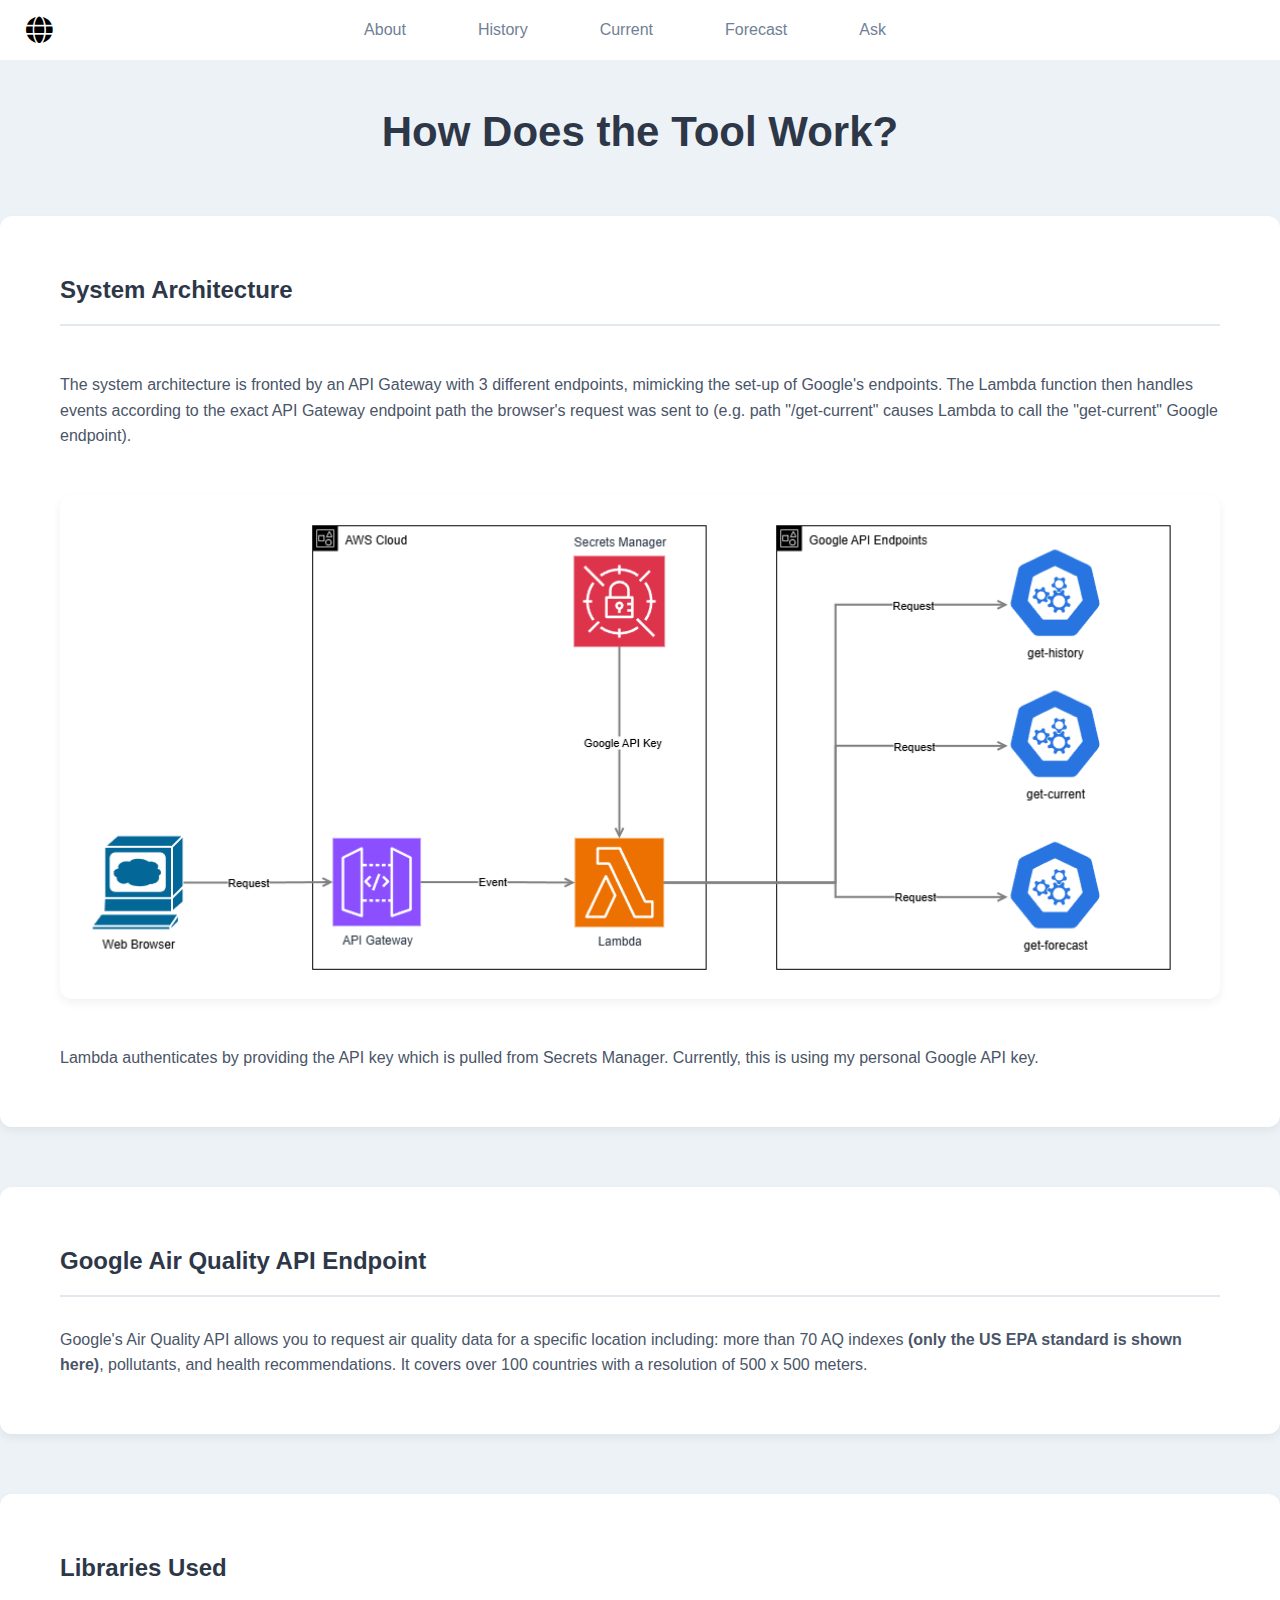
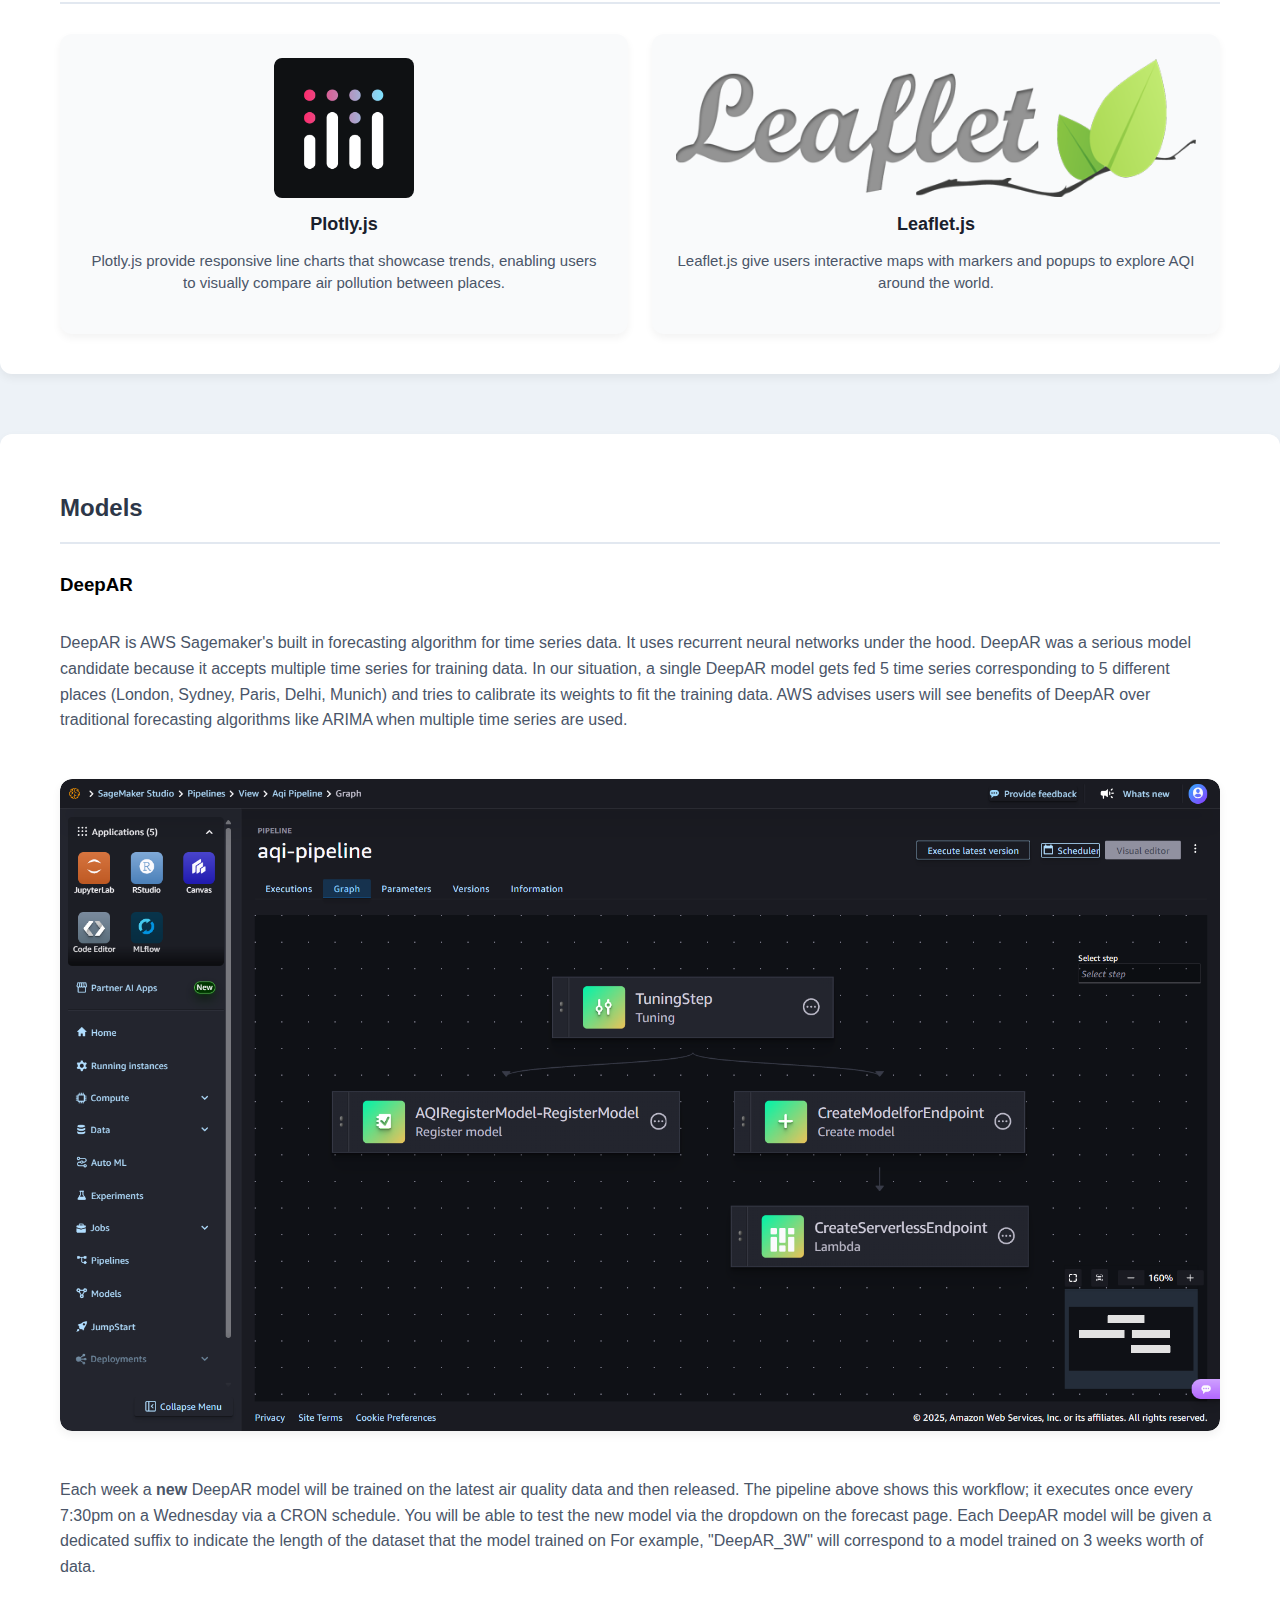
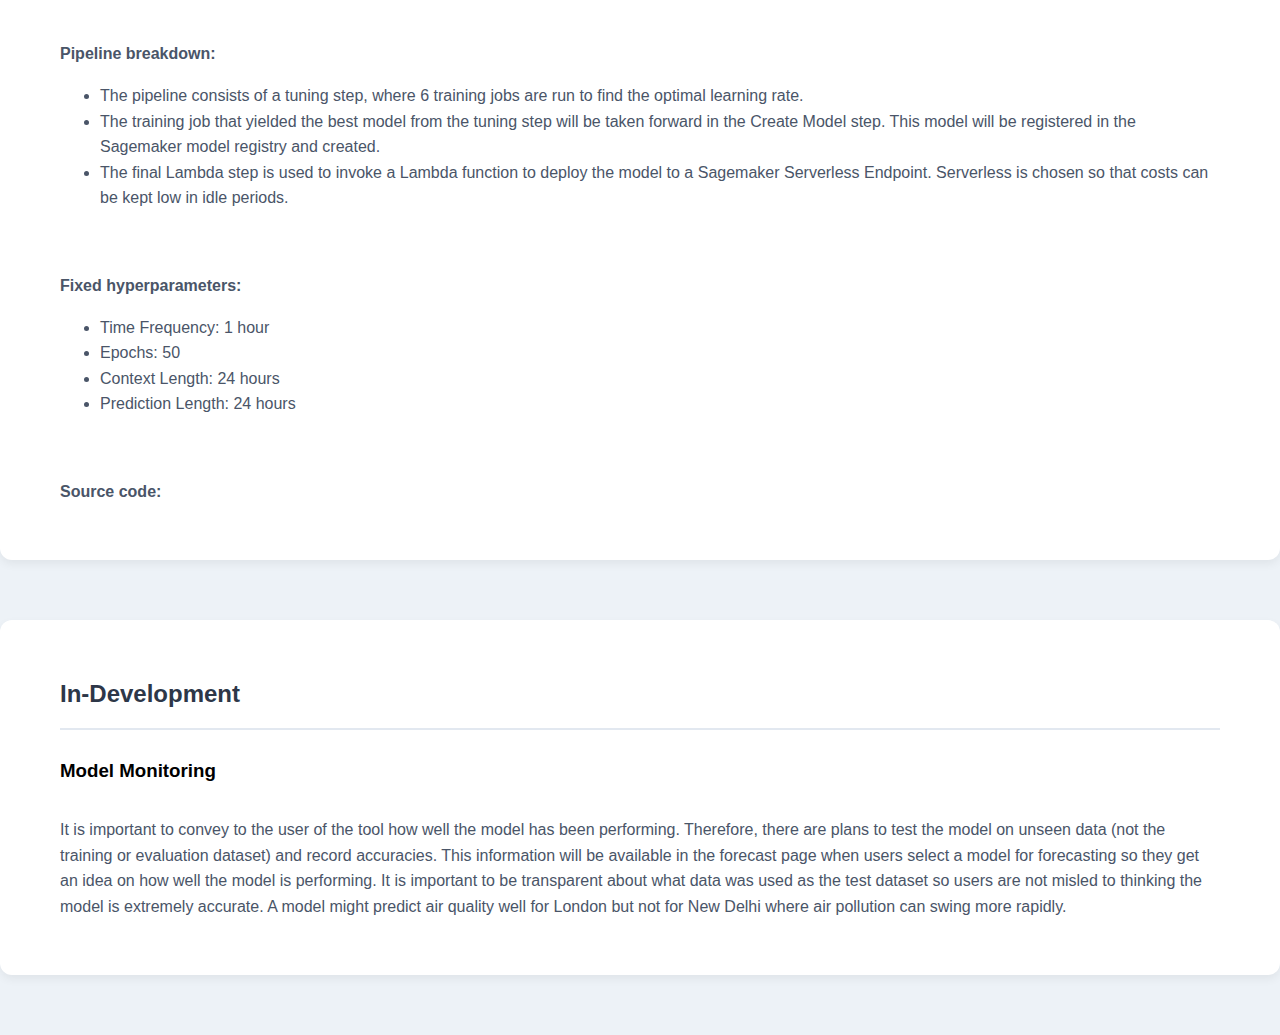
<file: about.html>
<!DOCTYPE html>
<html lang="en">

<head>
    <meta charset="UTF-8">
    <meta name="viewport" content="width=device-width, initial-scale=1.0">
    <title>About</title>

    <!-- Custom Stylesheets -->
    <link rel="stylesheet" href="styles/shared/header.css">
    <link rel="stylesheet" href="styles/about/general.css">
    <link rel="stylesheet" href="styles/about/main.css">

    <!-- Icons -->
    <link rel="stylesheet" href="https://www.w3schools.com/w3css/5/w3.css">
    <link rel="stylesheet" href="https://cdnjs.cloudflare.com/ajax/libs/font-awesome/6.5.0/css/all.min.css">


</head>

<body>
    <header id="header"></header>

    <main>
        <section class="main-section">
            <h1 class="main-title">How Does the Tool Work?</h1>
        </section>

        <section class="subsection architecture-section">
            <h2 class="subsection-title">System Architecture</h2>
            <hr class="section-divider">
            <div class="architecture-content">
                <p class="architecture-text">
                    The system architecture is fronted by an API Gateway with 3 different endpoints, mimicking the
                    set-up of Google's endpoints. The Lambda function then handles events according to the exact API
                    Gateway endpoint path the browser's request was sent to (e.g. path "/get-current" causes Lambda to
                    call the
                    "get-current" Google endpoint).
                </p>
                <div class="architecture-image-container">
                    <img src="media/architecture.png" alt="System Architecture Diagram" class="architecture-image">
                </div>
                <p class="architecture-text">
                    Lambda authenticates by providing the API key which is pulled from Secrets Manager. Currently, this
                    is using my personal Google API key.
                </p>
            </div>
        </section>

        <section class="subsection google-section">
            <h2 class="subsection-title">Google Air Quality API Endpoint</h2>
            <hr class="section-divider">
            <p class="google-text">
                Google's Air Quality API allows you to request air quality data for a specific location including: more
                than
                70 AQ indexes <b>(only the US EPA standard is shown here)</b>, pollutants, and health recommendations.
                It
                covers over 100 countries with a resolution of
                500 x 500 meters.
            </p>
        </section>

        <section class="subsection libraries-section">
            <h2 class="subsection-title">Libraries Used</h2>
            <hr class="section-divider">
            <div class="library-cards">
                <!-- Plotly Card -->
                <div class="library-card">
                    <div class="library-image-placeholder">
                        <img src="media/plotly.png" alt="" class="library-image">
                    </div>
                    <h3>Plotly.js</h3>
                    <p>
                        Plotly.js provide responsive line charts that showcase trends, enabling users to visually
                        compare air pollution between places.
                    </p>
                </div>

                <!-- Leaflet Card -->
                <div class="library-card">
                    <div class="library-image-placeholder">
                        <img src="media/leaflet.png" alt="" class="library-image">

                    </div>
                    <h3>Leaflet.js</h3>
                    <p>
                        Leaflet.js give users interactive maps with markers and popups to explore AQI around the world.
                    </p>
                </div>
            </div>
        </section>

        <section class="subsection architecture-section">
            <h2 class="subsection-title">Models</h2>
            <hr class="section-divider">
            <h3 class="sub-subsection-title">DeepAR</h3>
            <div class="architecture-content">
                <p class="architecture-text">
                    DeepAR is AWS Sagemaker's built in forecasting algorithm for time series data. It uses recurrent
                    neural networks under the hood. DeepAR was a serious model candidate because it accepts multiple
                    time series for training data. In our situation, a single DeepAR model gets fed 5 time series
                    corresponding to 5 different places (London, Sydney, Paris, Delhi, Munich) and tries to calibrate
                    its weights to fit the training data. AWS advises users will see benefits of DeepAR over traditional
                    forecasting algorithms like ARIMA when multiple time series are used.
                </p>
                <div class="architecture-image-container">
                    <img src="media/deepar-pipeline.png" alt="System Architecture Diagram" class="architecture-image">
                </div>
                <p class="architecture-text">
                    Each week a <b>new</b> DeepAR model will be trained on the latest air quality data and then
                    released. The pipeline above shows this workflow; it executes once every 7:30pm on a Wednesday via a
                    CRON schedule. You will be able to test the new model via the dropdown on the forecast page. Each
                    DeepAR model will be given a dedicated suffix to indicate the length of the dataset that the model
                    trained on For example, "DeepAR_3W" will correspond to a model trained on 3 weeks worth of data.
                </p>
                <div class="architecture-text">
                    <p>
                        <b>Pipeline breakdown:</b>
                    <ul>
                        <li>
                            The pipeline consists of a tuning step, where 6 training jobs are run to find the optimal
                            learning
                            rate.
                        </li>
                        <li>
                            The training job that yielded the best model from the tuning step will be taken forward in
                            the Create Model step. This model will be registered in the Sagemaker model registry and
                            created.
                        </li>
                        <li>
                            The final Lambda step is used to invoke a Lambda function to deploy the model to a Sagemaker
                            Serverless Endpoint. Serverless is chosen so that costs can be kept low in idle periods.
                        </li>
                    </ul>
                    </p>
                </div>

                <div class="architecture-text">
                    <p>
                        <b>Fixed hyperparameters:</b>
                    <ul>
                        <li>
                            Time Frequency: 1 hour
                        </li>
                        <li>
                            Epochs: 50
                        </li>
                        <li>
                            Context Length: 24 hours
                        </li>
                        <li>
                            Prediction Length: 24 hours
                        </li>
                    </ul>
                    </p>
                </div>

                <div class="architecture-text">
                    <p>
                        <b>Source code: </b>
                    </p>
                </div>
            </div>
        </section>

        <section class="subsection architecture-section">
            <h2 class="subsection-title">In-Development</h2>
            <hr class="section-divider">
            <h3 class="sub-subsection-title">Model Monitoring</h3>
            <div class="architecture-content">
                <p class="architecture-text">
                    It is important to convey to the user of the tool how well the model has been performing. Therefore,
                    there are plans to test the model on unseen data (not the training or evaluation dataset) and record
                    accuracies. This information will be available in the forecast page when users select a model for
                    forecasting so they get an idea on how well the model is performing. It is important to be
                    transparent about what data was used as the test dataset so users are not misled to thinking the
                    model is extremely accurate. A model might predict air quality well for London but not for New Delhi
                    where air pollution can swing more rapidly.
                </p>
            </div>
        </section>


    </main>




    <script src="scripts/shared/load-header.js"></script>
</body>

</html>
</file>
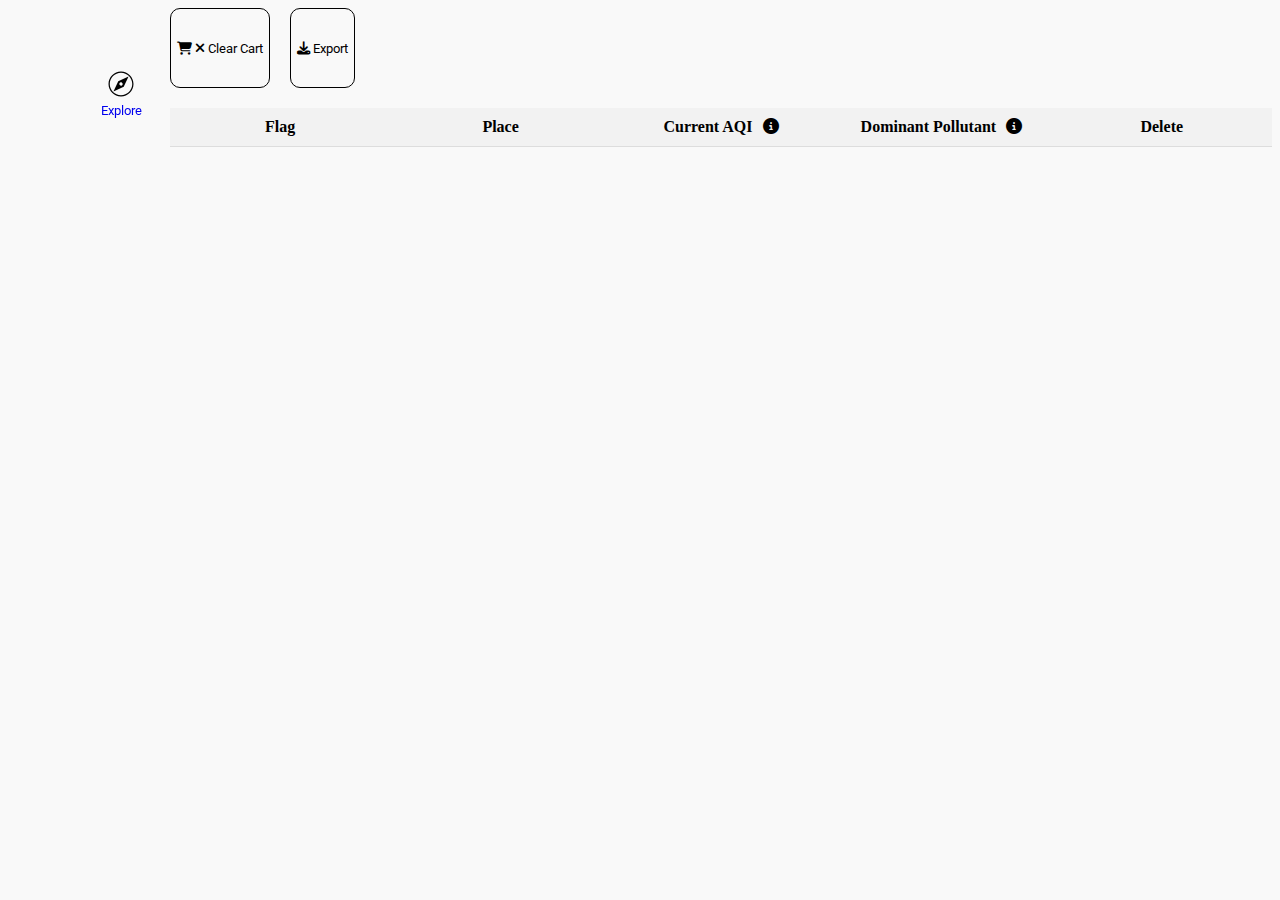
<file: compare.html>
<!DOCTYPE html>
<html lang="en">

<head>
    <meta charset="UTF-8">
    <meta name="viewport" content="width=device-width, initial-scale=1.0">
    <title>Compare Places</title>

    <link rel="stylesheet" href="styles/compare.css">

    <!-- Icons -->
    <link rel="stylesheet" href="https://www.w3schools.com/w3css/5/w3.css">
    <link rel="stylesheet" href="https://cdnjs.cloudflare.com/ajax/libs/font-awesome/6.5.0/css/all.min.css">


    <!-- Fonts -->
    <link rel="preconnect" href="https://fonts.googleapis.com">
    <link rel="preconnect" href="https://fonts.gstatic.com" crossorigin>
    <link href="https://fonts.googleapis.com/css2?family=Roboto:ital,wght@0,100..900;1,100..900&display=swap"
        rel="stylesheet">
</head>

<body>
    <nav>
        <a href="index.html" class="nav-link">
            <img src="icons/explore.svg" alt="">
            <div>Explore</div>
        </a>
    </nav>
    <main>
        <div class="utils-header">
            <button class="clear-cart-btn">
                <i class="fa-solid fa-cart-shopping"></i>
                <i class="fa-solid fa-xmark"></i>
                Clear Cart
            </button>
            <button class="export-btn">
                <i class="fa-solid fa-download"></i> Export
                <span class="tooltip"></span>
            </button>
        </div>
        <div>
            <table id="aqiTable">
                <thead>
                    <tr>
                        <th style="cursor: default;">Flag</th>
                        <th data-type="string">Place</th>
                        <th data-type="number">
                            Current AQI
                            <span class="info-wrapper">
                                <i class="fa-solid fa-circle-info info-icon"></i>
                                <span class="custom-tooltip">Air Quality Index — lower is better</span>
                            </span>
                        </th>
                        <th data-type="string">
                            Dominant Pollutant
                            <span class="info-wrapper">
                                <i class="fa-solid fa-circle-info info-icon"></i>
                                <span class="custom-tooltip dp-tooltip">Pollutant delivering the largest sub-AQI</span>
                            </span>
                        </th>
                        <th style="cursor:default;">Delete</th>
                    </tr>
                </thead>
                <tbody>
                </tbody>
            </table>
        </div>
    </main>
    <script src="scripts/compare.js"></script>
</body>

</html>
</file>
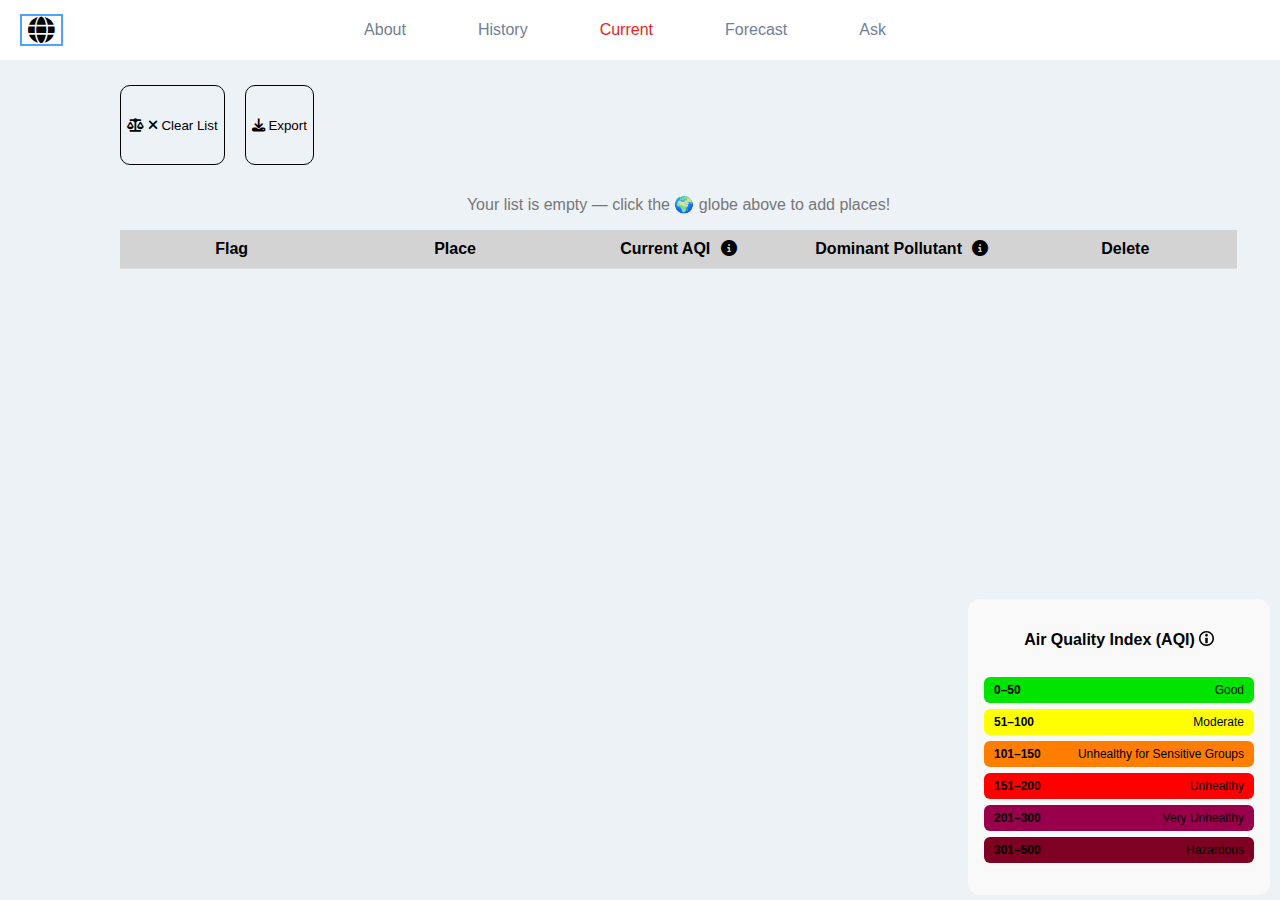
<file: current.html>
<!DOCTYPE html>
<html lang="en">

<head>
    <meta charset="UTF-8">
    <meta name="viewport" content="width=device-width, initial-scale=1.0">
    <title>Current AQI</title>

    <link rel="stylesheet" href="styles/shared/header.css">
    <link rel="stylesheet" href="styles/current/main.css">
    <link rel="stylesheet" href="styles/current/general.css">
    <link rel="stylesheet" href="styles/shared/nav.css">

    <!-- Icons -->
    <link rel="stylesheet" href="https://www.w3schools.com/w3css/5/w3.css">
    <link rel="stylesheet" href="https://cdnjs.cloudflare.com/ajax/libs/font-awesome/6.5.0/css/all.min.css">


    <!-- Fonts -->

</head>

<body>
    <div id="header"></div>
    <main>
        <div class="utils-header">
            <button class="clear-cart-btn">
                <i class="fas fa-balance-scale"></i>
                <i class="fa-solid fa-xmark"></i>
                Clear List
            </button>
            <button class="export-btn">
                <i class="fa-solid fa-download"></i> Export
                <span class="tooltip"></span>
            </button>
        </div>
        <div>
            <table id="aqiTable">
                <thead>
                    <tr>
                        <th style="cursor: default;">Flag</th>
                        <th data-type="string">Place</th>
                        <th data-type="number">
                            Current AQI
                            <span class="info-wrapper">
                                <i class="fa-solid fa-circle-info info-icon"></i>
                                <span class="custom-tooltip">Air Quality Index — lower is better</span>
                            </span>
                        </th>
                        <th data-type="string">
                            Dominant Pollutant
                            <span class="info-wrapper">
                                <i class="fa-solid fa-circle-info info-icon"></i>
                                <span class="custom-tooltip dp-tooltip">Pollutant delivering the largest sub-AQI</span>
                            </span>
                        </th>
                        <th style="cursor:default;">Delete</th>
                    </tr>
                </thead>
                <tbody>
                </tbody>
                <p id="emptyMessage" style="display:none; text-align:center; margin-top:10px; color:#777;">
    Your list is empty — click the 🌍 globe above to add places!
</p>

            </table>
        </div>
        <div id="nav"></div>
    </main>
    <script src="scripts/shared/load-header.js"></script>
    <script src="scripts/shared/load-aqi-bar.js"></script>
    <script src="scripts/current/current.js"></script>

</body>

</html>
</file>
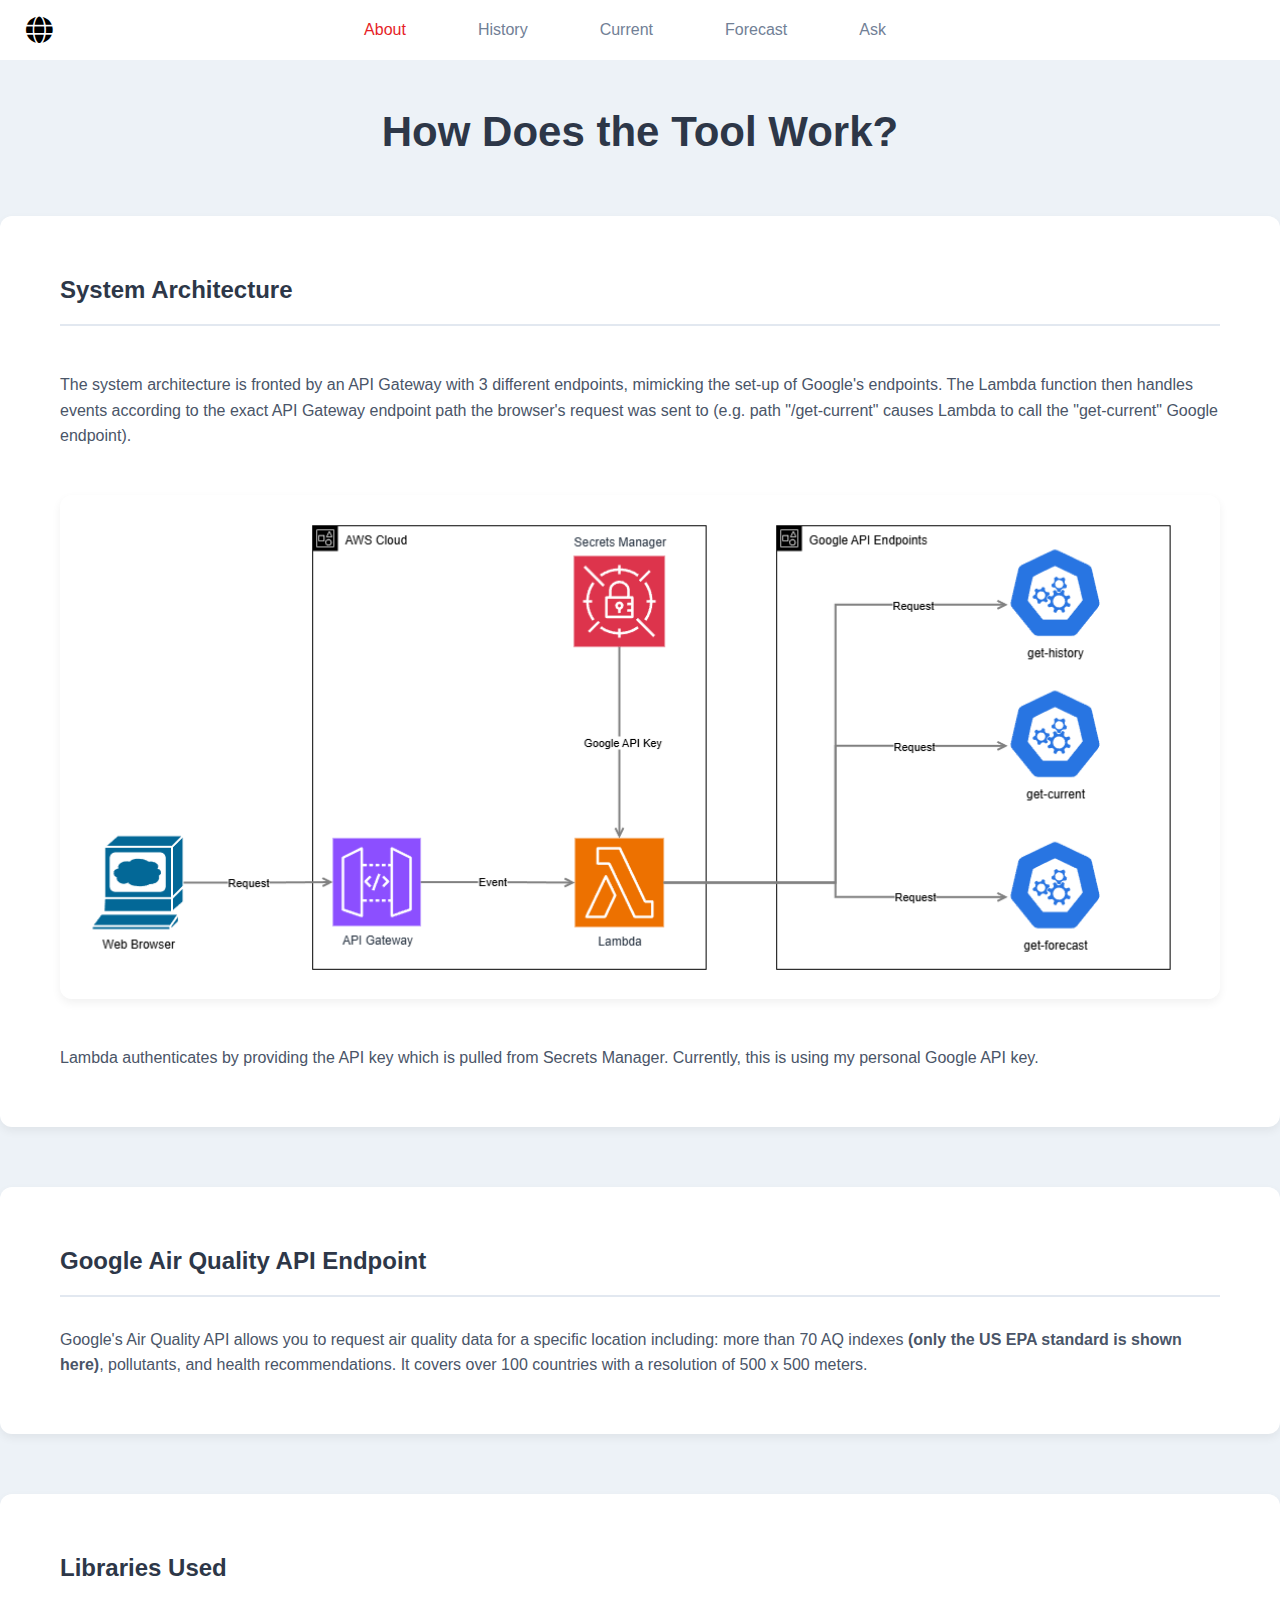
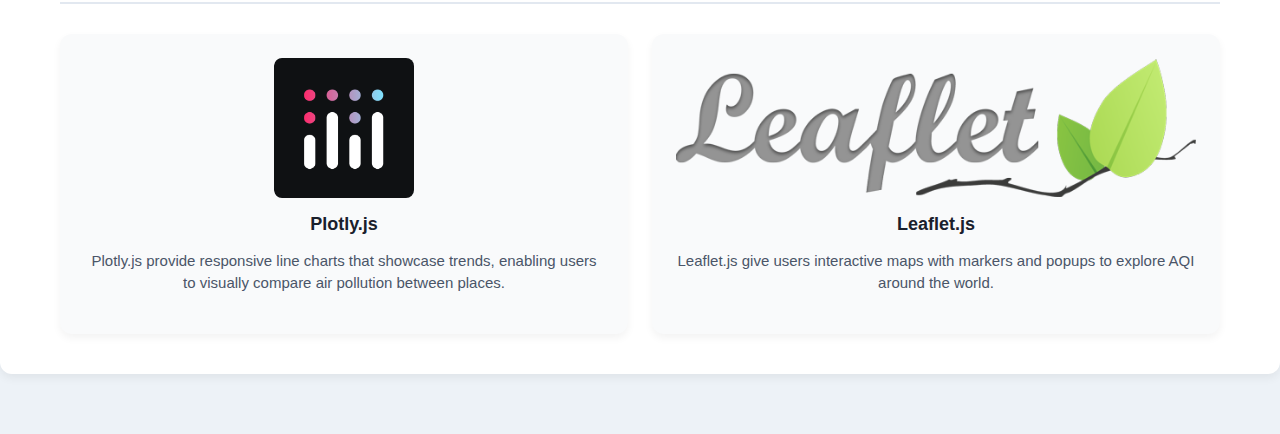
<file: home.html>
<!DOCTYPE html>
<html lang="en">

<head>
    <meta charset="UTF-8">
    <meta name="viewport" content="width=device-width, initial-scale=1.0">
    <title>Home</title>

    <!-- Custom Stylesheets -->
    <link rel="stylesheet" href="styles/shared/header.css">
    <link rel="stylesheet" href="styles/home/general.css">
    <link rel="stylesheet" href="styles/home/main.css">

    <!-- Icons -->
    <link rel="stylesheet" href="https://www.w3schools.com/w3css/5/w3.css">
    <link rel="stylesheet" href="https://cdnjs.cloudflare.com/ajax/libs/font-awesome/6.5.0/css/all.min.css">


</head>

<body>
    <header id="header"></header>

    <main>
        <section class="main-section">
            <h1 class="main-title">How Does the Tool Work?</h1>
        </section>

        <section class="subsection architecture-section">
            <h2 class="subsection-title">System Architecture</h2>
            <hr class="section-divider">
            <div class="architecture-content">
                <p class="architecture-text">
                    The system architecture is fronted by an API Gateway with 3 different endpoints, mimicking the
                    set-up of Google's endpoints. The Lambda function then handles events according to the exact API
                    Gateway endpoint path the browser's request was sent to (e.g. path "/get-current" causes Lambda to
                    call the
                    "get-current" Google endpoint).
                </p>
                <div class="architecture-image-container">
                    <img src="media/architecture.png" alt="System Architecture Diagram" class="architecture-image">
                </div>
                <p class="architecture-text">
                    Lambda authenticates by providing the API key which is pulled from Secrets Manager. Currently, this
                    is using my personal Google API key.
                </p>
            </div>
        </section>

        <section class="subsection google-section">
            <h2 class="subsection-title">Google Air Quality API Endpoint</h2>
            <hr class="section-divider">
            <p class="google-text">
                Google's Air Quality API allows you to request air quality data for a specific location including: more
                than
                70 AQ indexes <b>(only the US EPA standard is shown here)</b>, pollutants, and health recommendations.
                It
                covers over 100 countries with a resolution of
                500 x 500 meters.
            </p>
        </section>

        <section class="subsection libraries-section">
            <h2 class="subsection-title">Libraries Used</h2>
            <hr class="section-divider">
            <div class="library-cards">
                <!-- Plotly Card -->
                <div class="library-card">
                    <div class="library-image-placeholder">
                        <img src="media/plotly.png" alt="" class="library-image">
                    </div>
                    <h3>Plotly.js</h3>
                    <p>
                        Plotly.js provide responsive line charts that showcase trends, enabling users to visually
                        compare air pollution between places.
                    </p>
                </div>

                <!-- Leaflet Card -->
                <div class="library-card">
                    <div class="library-image-placeholder">
                        <img src="media/leaflet.png" alt="" class="library-image">

                    </div>
                    <h3>Leaflet.js</h3>
                    <p>
                        Leaflet.js give users interactive maps with markers and popups to explore AQI around the world.
                    </p>
                </div>
            </div>
        </section>


    </main>




    <script src="scripts/shared/load-header.js"></script>
</body>

</html>
</file>
<file: styles/shared/header.css>
.header-class {
    background-color: white;
    height: 60px;
    display: flex;
    flex-direction: row;
    position: absolute;
    top: 0;
    left: 0;
    right: 0;
}

.left-section {
    width: 200px;
    flex-shrink: 0;
    display: inline-flex;
    align-items: center;
    padding-inline-start: 20px;
}

.header-link-container,
.globe-container {
    display: flex;
    flex-direction: column;
    position: relative;
    cursor: pointer;
}

.header-link-btn,
.header-globe-btn {
    background-color: transparent;
    border: none;
}

.header-link-btn:hover,
.header-globe-btn:hover {
    cursor: pointer;
}

.header-link-btn .tooltip,
.header-globe-btn .tooltip {
    position: absolute;
    bottom: -35px;
    background-color: rgb(97, 95, 95);
    font-size: 12px;
    color: white;
    padding: 4px 8px;
    border-radius: 2px;
    pointer-events: none;
    transition: opacity 0.2s;
    opacity: 0;
    white-space: nowrap;
}

.header-link-btn:hover .tooltip,
.header-globe-btn:hover .tooltip {
    opacity: 1;
}

.middle-section {
    flex: 1;
    display: flex;
    align-items: center;
    justify-content: center;
}

.middle-section a {
    display: inline-flex;
    text-decoration: none;
    padding-inline-start: 30px;
    padding-inline-end: 30px;
    color: #718096;
    font-size: 16px;
}

.header-link-btn {
    display: inline-flex;
    text-decoration: none;
    color: #718096;
    font-size: 16px;
}

.middle-section a.active .header-link-btn {
    color:#e61e28;
}

.right-section {
    width: 250px;
    flex-shrink: 0;
}
</file>
<file: styles/about/general.css>
body {
    font-family: "Helvetica Neue", Arial, Helvetica, sans-serif !important;
    background-color: #EDF2F7;
}
</file>
<file: styles/about/main.css>
body {
  font-family: "Helvetica Neue", Arial, Helvetica, sans-serif !important;
  background-color: #EDF2F7;
  margin: 0;
  padding: 0;
}

/* Main Section */
.main-section {
  text-align: center;
  width: 80%; /* Increased width */
  margin: 0 auto;
  padding: 80px 20px 0;
}

.main-title {
  font-size: 42px;
  font-weight: 700;
  color: #2D3748;
}

/* Divider Line */
.section-divider {
  border: none;
  border-top: 2px solid #E2E8F0;
  margin: 20px 0 30px;
  width: 100%;
}

/* Subsections */
.subsection {
  max-width: 1200px;
  margin: 60px auto;
  background-color: white;
  border-radius: 12px;
  padding: 40px 60px;
  box-shadow: 0 4px 10px rgba(0, 0, 0, 0.06);
}

.subsection-title {
  font-size: 24px;
  font-weight: 600;
  color: #2D3748;
  margin-bottom: 10px;
}

/* Architecture Section */
.architecture-content {
  display: flex;
  flex-direction: column;
  gap: 30px;
}

.architecture-text {
  font-size: 16px;
  color: #4A5568;
  line-height: 1.6;
}

.architecture-image-container {
  width: 100%;
  max-width: 1200px;
  display: flex;
  justify-content: center;
  align-items: center;
  border-radius: 12px;
  overflow: hidden;
  box-shadow: 0 4px 10px rgba(0, 0, 0, 0.06);
  background-color: white;
  margin: 0 auto;
}

.architecture-image {
  width: 100%;
  height: auto;
  object-fit: contain;
  border-radius: 12px;
}

/* Google Section */
.google-text {
  font-size: 16px;
  color: #4A5568;
  line-height: 1.6;
}

/* Libraries Cards Section */
.libraries-section {
  max-width: 1200px;
  margin: 60px auto;
  padding: 40px 60px;
  background-color: white;
  border-radius: 12px;
  box-shadow: 0 4px 10px rgba(0,0,0,0.06);
}

.library-cards {
  display: grid;
  grid-template-columns: repeat(auto-fit, minmax(280px, 1fr));
  gap: 24px;
  margin-top: 30px;
}

.library-card {
  background-color: #F9FAFB;
  border-radius: 12px;
  padding: 24px;
  text-align: center;
  box-shadow: 0 4px 8px rgba(0,0,0,0.05);
  transition: transform 0.2s ease, box-shadow 0.2s ease;
}

.library-card:hover {
  transform: translateY(-3px);
  box-shadow: 0 6px 14px rgba(0,0,0,0.1);
}

.library-card h3 {
  font-size: 18px;
  font-weight: 600;
  margin: 16px 0 12px;
  color: #1A202C;
}

.library-card p {
  font-size: 15px;
  line-height: 1.5;
  color: #4A5568;
}

.library-image-placeholder {
    width: 100%;
    height: 140px; /* adjust if needed */
    display: flex;
    justify-content: center;
    align-items: center;
    border-radius: 12px;
    overflow: hidden;
    background-color: transparent; /* remove gray background now */
}

.library-image-placeholder img.library-image {
    max-width: 100%;
    max-height: 100%;
    object-fit: contain;
    border-radius: 8px;
}
</file>
<file: styles/compare.css>
body {
    background-color: #f9f9f9;
    margin-left: 85px;
}

nav {
    position: fixed;
    top: 60px;
    bottom: 0;
    width: 72px;
}

.nav-link {
    height: 66px;
    display: flex;
    flex-direction: column;
    align-items: center;
    justify-content: center;
    cursor: pointer;
    transition: background-color 0.2s;
    text-decoration: none;
}

.nav-link:hover {
    background-color: lightgray;
}

.nav-link img {
    height:30px;
    margin-bottom: 4px;
}

.nav-link div {
    font-size: 13px;
    font-family: Roboto,Arial;
}

main {
    margin-top: 5px;
    margin-left: 85px;
    display: grid;
    grid-template-rows: 100px 1fr;
}

.utils-header {
    display: flex;
    margin-bottom: 20px;
}

.utils-header button {
    margin-right: 20px;
}


.clear-cart-btn,
.export-btn {
    background-color: transparent;
    cursor: pointer;
    border-radius: 10px;
    border: 1px solid black;
    font-family: Roboto,Arial;
}

.clear-cart-btn:active,
.export-btn:active {
    transform: scale(0.9);
}

.table-container {
    max-height: 300px; 
    overflow-y: auto;
    border: 1px solid #ccc;
}

table {
    width: 100%;
    border-collapse: collapse;
    table-layout: fixed;
}

th, td {
    padding: 10px;
    text-align: center;
    border-bottom: 1px solid #ddd;
}

th {
    background-color: #f2f2f2;
    cursor: pointer;
    position: sticky;
    top: 0;
    z-index: 1;
}

th.sort-asc::after {
    content: " ▲";
}

th.sort-desc::after {
    content: " ▼";
}

tr img.emoji {
    height: 28px;
}

.delete-btn {
    background-color: transparent;
    border: none;
    cursor: pointer;
    font-size: 16px;
}

.delete-btn:active {
    transform: scale(0.9);
}

.info-wrapper {
  position: relative;
  display: inline-block;
  margin-left: 6px;
  cursor: pointer;
}

.custom-tooltip {
  opacity: 0;
  background-color: #333;
  color: #fff;
  text-align: left;
  padding: 6px 8px;
  border-radius: 4px;
  font-size: 12px;
  position: absolute;
  z-index: 10;
  bottom: -35px;
  left: 50%;
  transform: translateX(-50%);
  transition: opacity 0.2s;
  white-space: nowrap;
}

.info-wrapper:hover .custom-tooltip {
  opacity: 1;
}

.dp-tooltip {
    left: -100px;
}
</file>
<file: styles/current/main.css>
main {
    margin-top: 85px;
    margin-left: 35px;
    margin-right: 35px;
    display: grid;
    grid-template-rows: 100px 1fr;
}

.utils-header {
    display: flex;
    margin-bottom: 20px;
}

.utils-header button {
    margin-right: 20px;
}


.clear-cart-btn,
.export-btn {
    background-color: transparent;
    cursor: pointer;
    border-radius: 10px;
    border: 1px solid black;
}

.clear-cart-btn:active,
.export-btn:active {
    transform: scale(0.9);
}

.table-container {
    max-height: 300px; 
    overflow-y: auto;
    border: 1px solid #ccc;
}

table {
    width: 100%;
    border-collapse: collapse;
    table-layout: fixed;
}

th, td {
    padding: 10px;
    text-align: center;
    border-bottom: 1px solid #ddd;
}

th {
    background-color: lightgrey;
    cursor: pointer;
    position: sticky;
    top: 0;
    z-index: 1;
}

th.sort-asc::after {
    content: " ▲";
}

th.sort-desc::after {
    content: " ▼";
}

tr img.emoji {
    height: 28px;
}

.delete-btn {
    background-color: transparent;
    border: none;
    cursor: pointer;
    font-size: 16px;
}

.delete-btn:active {
    transform: scale(0.9);
}

.info-wrapper {
  position: relative;
  display: inline-block;
  margin-left: 6px;
  cursor: pointer;
}

.custom-tooltip {
  opacity: 0;
  background-color: #333;
  color: #fff;
  text-align: left;
  padding: 6px 8px;
  border-radius: 4px;
  font-size: 12px;
  position: absolute;
  z-index: 10;
  bottom: -35px;
  left: 50%;
  transform: translateX(-50%);
  transition: opacity 0.2s;
  white-space: nowrap;
}

.info-wrapper:hover .custom-tooltip {
  opacity: 1;
}

.dp-tooltip {
    left: -100px;
}

.header-globe-btn.highlight {
    animation: pulseGlow 1.2s infinite;
    border: 2px solid #4aa3ff !important;
}

@keyframes pulseGlow {
    0% {
        box-shadow: 0 0 0px rgba(80, 160, 255, 0.4);
    }
    50% {
        box-shadow: 0 0 14px rgba(80, 160, 255, 0.8);
    }
    100% {
        box-shadow: 0 0 0px rgba(80, 160, 255, 0.4);
    }
}
</file>
<file: styles/current/general.css>
body {
    font-family: "Helvetica Neue", Arial, Helvetica, sans-serif !important;
    background-color: #EDF2F7;
    margin-left: 85px;
    margin-top: 60px;
}
</file>
<file: styles/shared/nav.css>
nav {
  border-radius: 12px;
  padding: 16px;
  z-index: 1000; 
  position: absolute; 
  bottom: 5px;
  right: 10px;
  background-color: #f9f9f9;
  min-width: 270px;
  display: flex;
  flex-direction: column;
  justify-content: center;
  cursor: default;
}

.nav-title-container {
  display: flex;
  justify-content: center;
}

nav h3 {
  font-size: 16px;
  font-weight: 600;
  margin-bottom: 12px;
  text-align: center;
  margin-right: 4px;
}

.aqi-scale {
  list-style: none;
  padding: 0;
}

.aqi-scale li {
  display: flex;
  align-items: center;
  background-color: var(--color);
  padding: 6px 10px;
  border-radius: 6px;
  margin-bottom: 6px;
  font-size: 12px;
  justify-content: space-between;
  transition: transform 0.2s ease, box-shadow 0.2s ease;
}

.aqi-scale li:hover {
  transform: scale(1.02);
  box-shadow: 0 0 6px rgba(0, 0, 0, 0.15);
}

.aqi-scale li span {
  font-weight: 600;
}

.info-btn {
    position: relative;
    cursor: pointer;
    display: flex;
    flex-direction: column;
    align-items: center;
    justify-content: center;
}

.info-icon {
  height: 15px;
}

.info-btn .tooltip {
    position: absolute;
    bottom: -15px;
    right: 0;
    background-color: rgb(97, 95, 95);
    font-size: 12px;
    color: white;
    padding: 4px 8px;
    border-radius: 2px;
    pointer-events: none;
    transition: opacity 0.2s;
    opacity: 0;
    white-space: nowrap;
}

.info-btn:hover .tooltip {
  opacity: 1;
}
</file>
<file: styles/home/general.css>
body {
    font-family: "Helvetica Neue", Arial, Helvetica, sans-serif !important;
    background-color: #EDF2F7;
}
</file>
<file: styles/home/main.css>
body {
  font-family: "Helvetica Neue", Arial, Helvetica, sans-serif !important;
  background-color: #EDF2F7;
  margin: 0;
  padding: 0;
}

/* Main Section */
.main-section {
  text-align: center;
  width: 80%; /* Increased width */
  margin: 0 auto;
  padding: 80px 20px 0;
}

.main-title {
  font-size: 42px;
  font-weight: 700;
  color: #2D3748;
}

/* Divider Line */
.section-divider {
  border: none;
  border-top: 2px solid #E2E8F0;
  margin: 20px 0 30px;
  width: 100%;
}

/* Subsections */
.subsection {
  max-width: 1200px;
  margin: 60px auto;
  background-color: white;
  border-radius: 12px;
  padding: 40px 60px;
  box-shadow: 0 4px 10px rgba(0, 0, 0, 0.06);
}

.subsection-title {
  font-size: 24px;
  font-weight: 600;
  color: #2D3748;
  margin-bottom: 10px;
}

/* Architecture Section */
.architecture-content {
  display: flex;
  flex-direction: column;
  gap: 30px;
}

.architecture-text {
  font-size: 16px;
  color: #4A5568;
  line-height: 1.6;
}

.architecture-image-container {
  width: 100%;
  max-width: 1200px;
  display: flex;
  justify-content: center;
  align-items: center;
  border-radius: 12px;
  overflow: hidden;
  box-shadow: 0 4px 10px rgba(0, 0, 0, 0.06);
  background-color: white;
  margin: 0 auto;
}

.architecture-image {
  width: 100%;
  height: auto;
  object-fit: contain;
  border-radius: 12px;
}

/* Google Section */
.google-text {
  font-size: 16px;
  color: #4A5568;
  line-height: 1.6;
}

/* Libraries Cards Section */
.libraries-section {
  max-width: 1200px;
  margin: 60px auto;
  padding: 40px 60px;
  background-color: white;
  border-radius: 12px;
  box-shadow: 0 4px 10px rgba(0,0,0,0.06);
}

.library-cards {
  display: grid;
  grid-template-columns: repeat(auto-fit, minmax(280px, 1fr));
  gap: 24px;
  margin-top: 30px;
}

.library-card {
  background-color: #F9FAFB;
  border-radius: 12px;
  padding: 24px;
  text-align: center;
  box-shadow: 0 4px 8px rgba(0,0,0,0.05);
  transition: transform 0.2s ease, box-shadow 0.2s ease;
}

.library-card:hover {
  transform: translateY(-3px);
  box-shadow: 0 6px 14px rgba(0,0,0,0.1);
}

.library-card h3 {
  font-size: 18px;
  font-weight: 600;
  margin: 16px 0 12px;
  color: #1A202C;
}

.library-card p {
  font-size: 15px;
  line-height: 1.5;
  color: #4A5568;
}

.library-image-placeholder {
    width: 100%;
    height: 140px; /* adjust if needed */
    display: flex;
    justify-content: center;
    align-items: center;
    border-radius: 12px;
    overflow: hidden;
    background-color: transparent; /* remove gray background now */
}

.library-image-placeholder img.library-image {
    max-width: 100%;
    max-height: 100%;
    object-fit: contain;
    border-radius: 8px;
}
</file>
